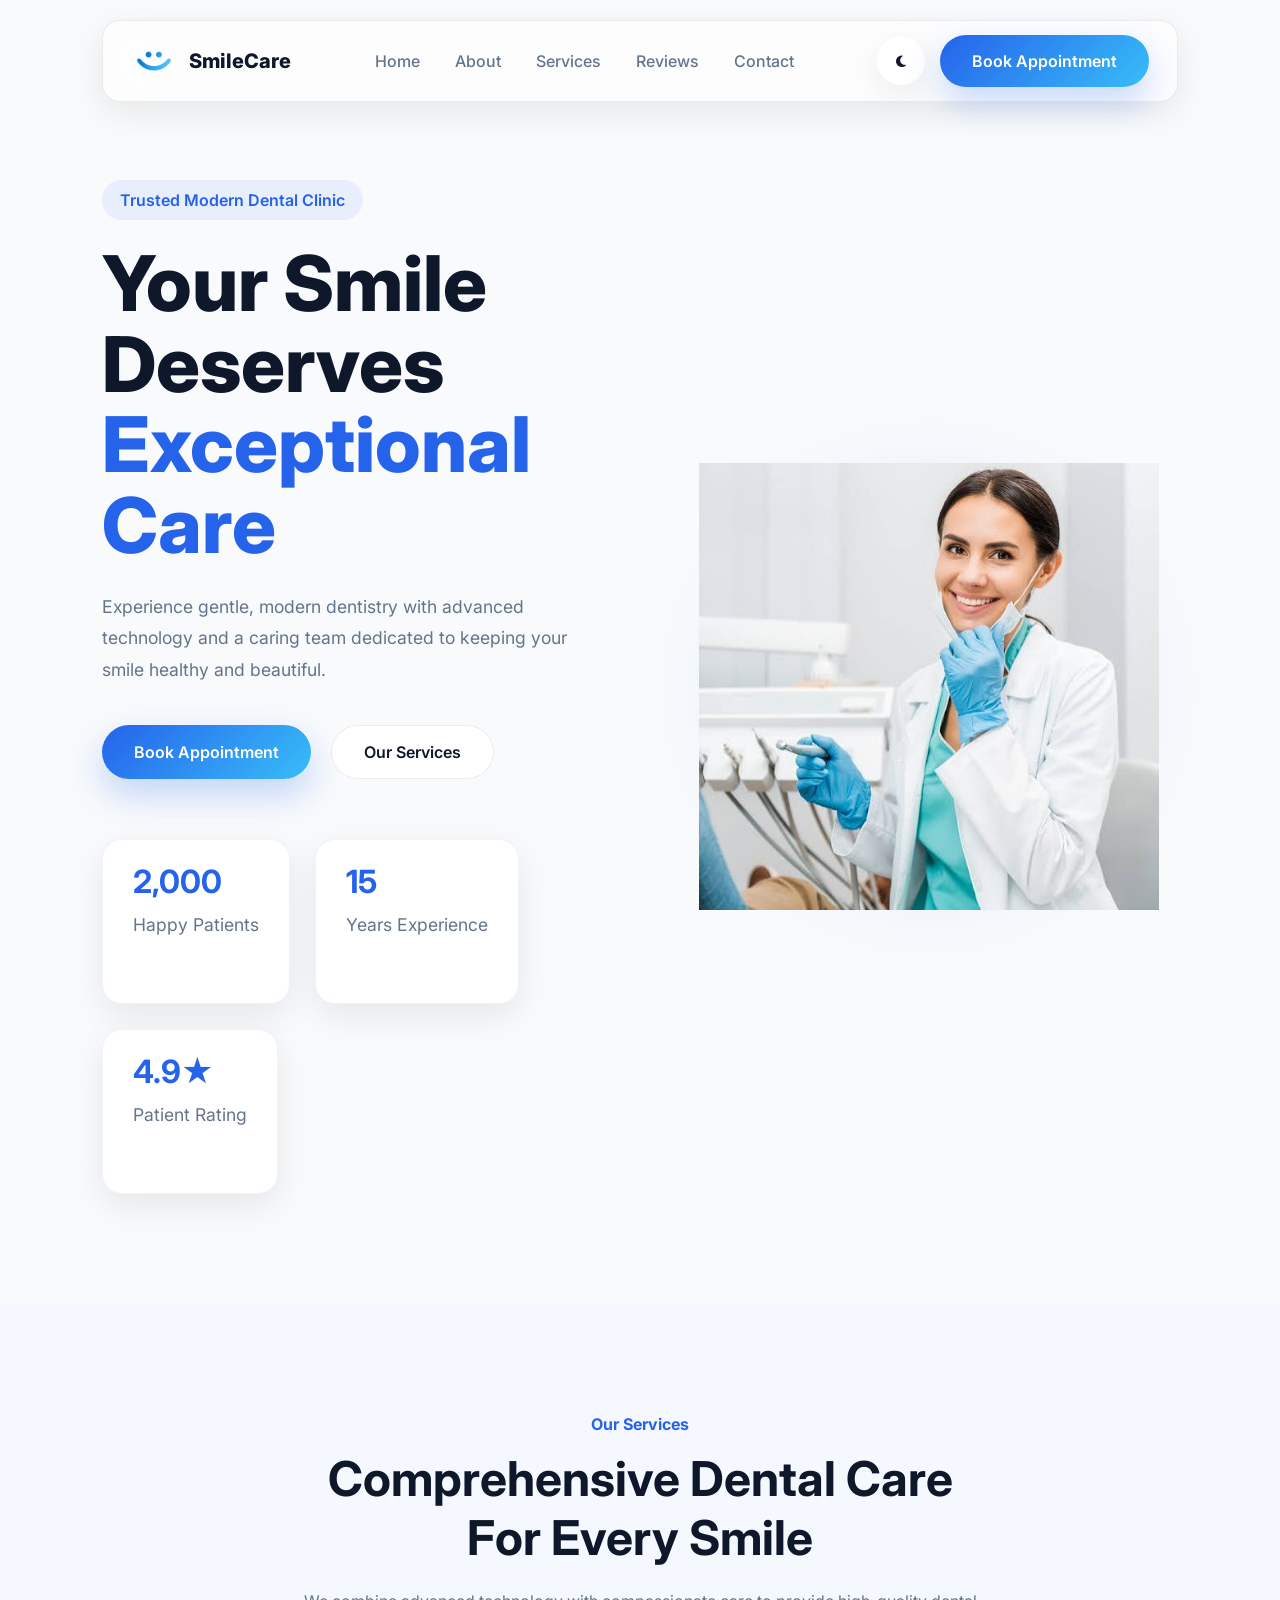
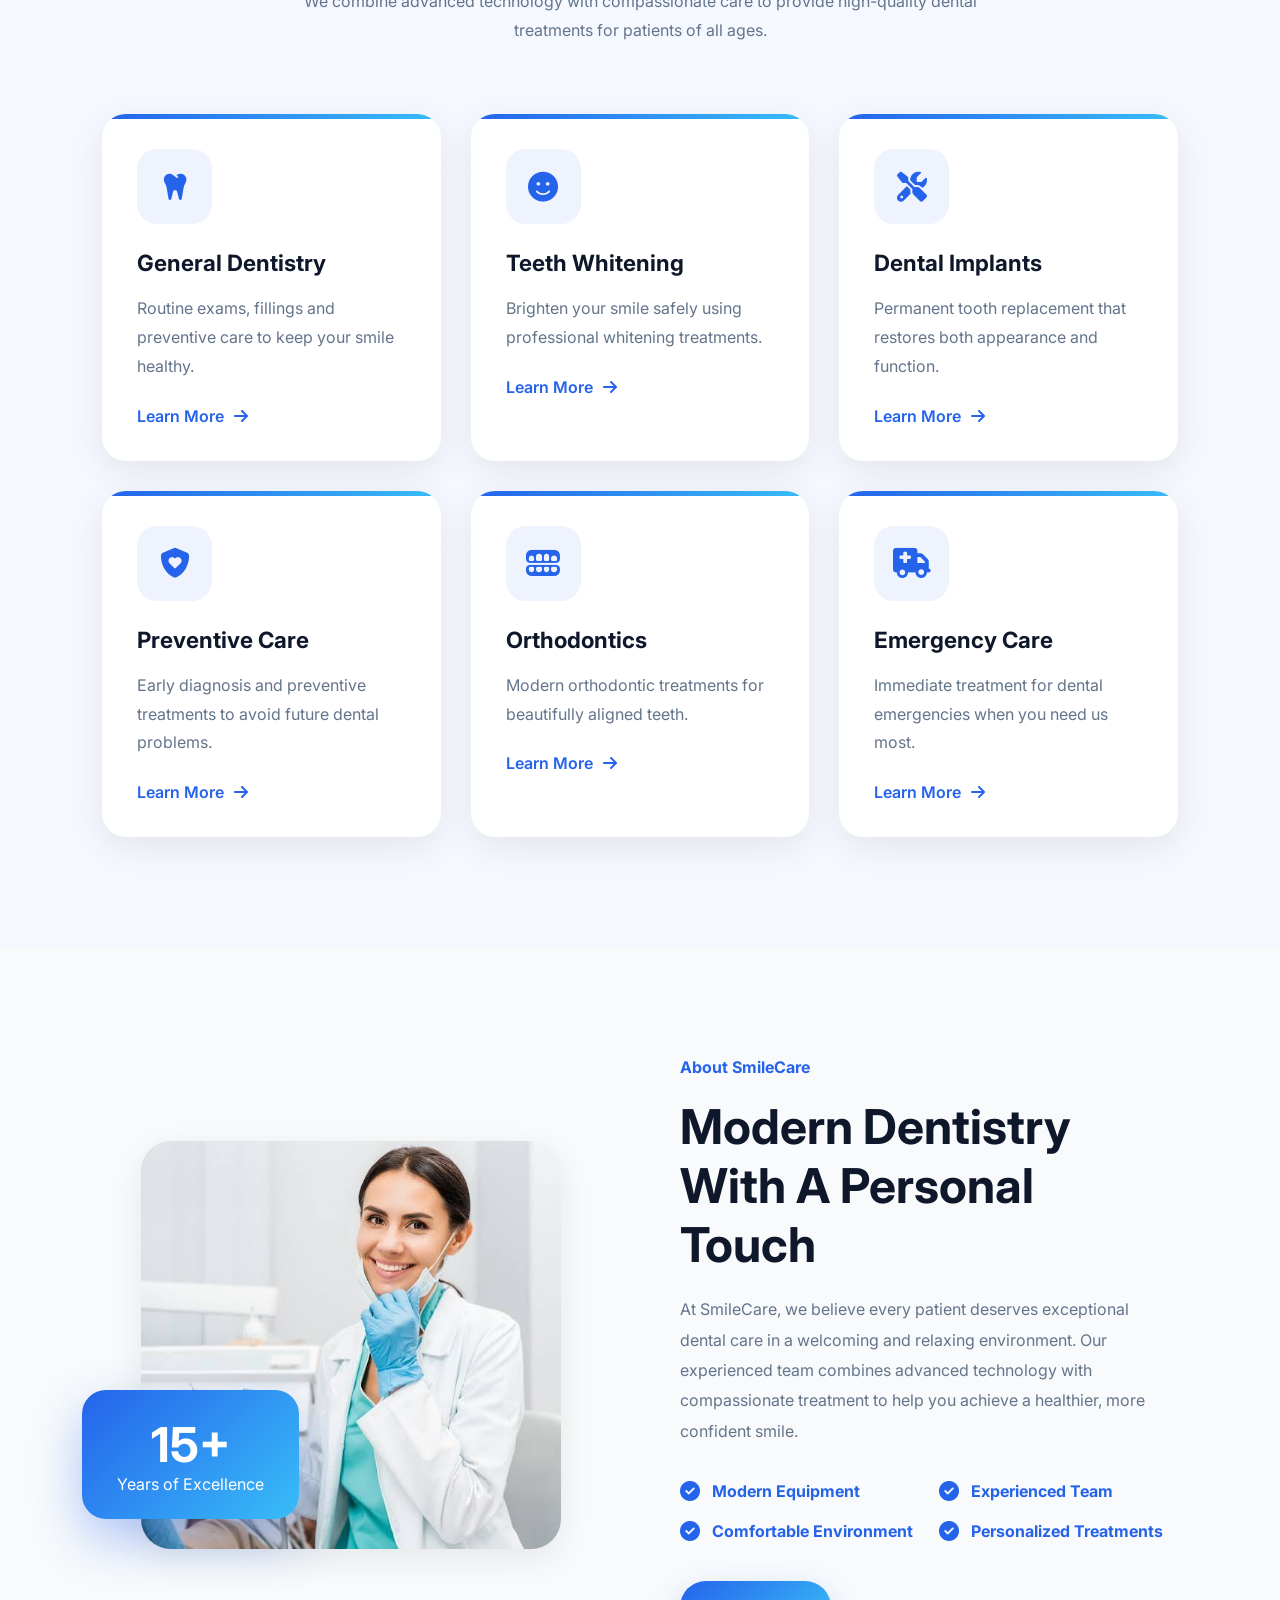
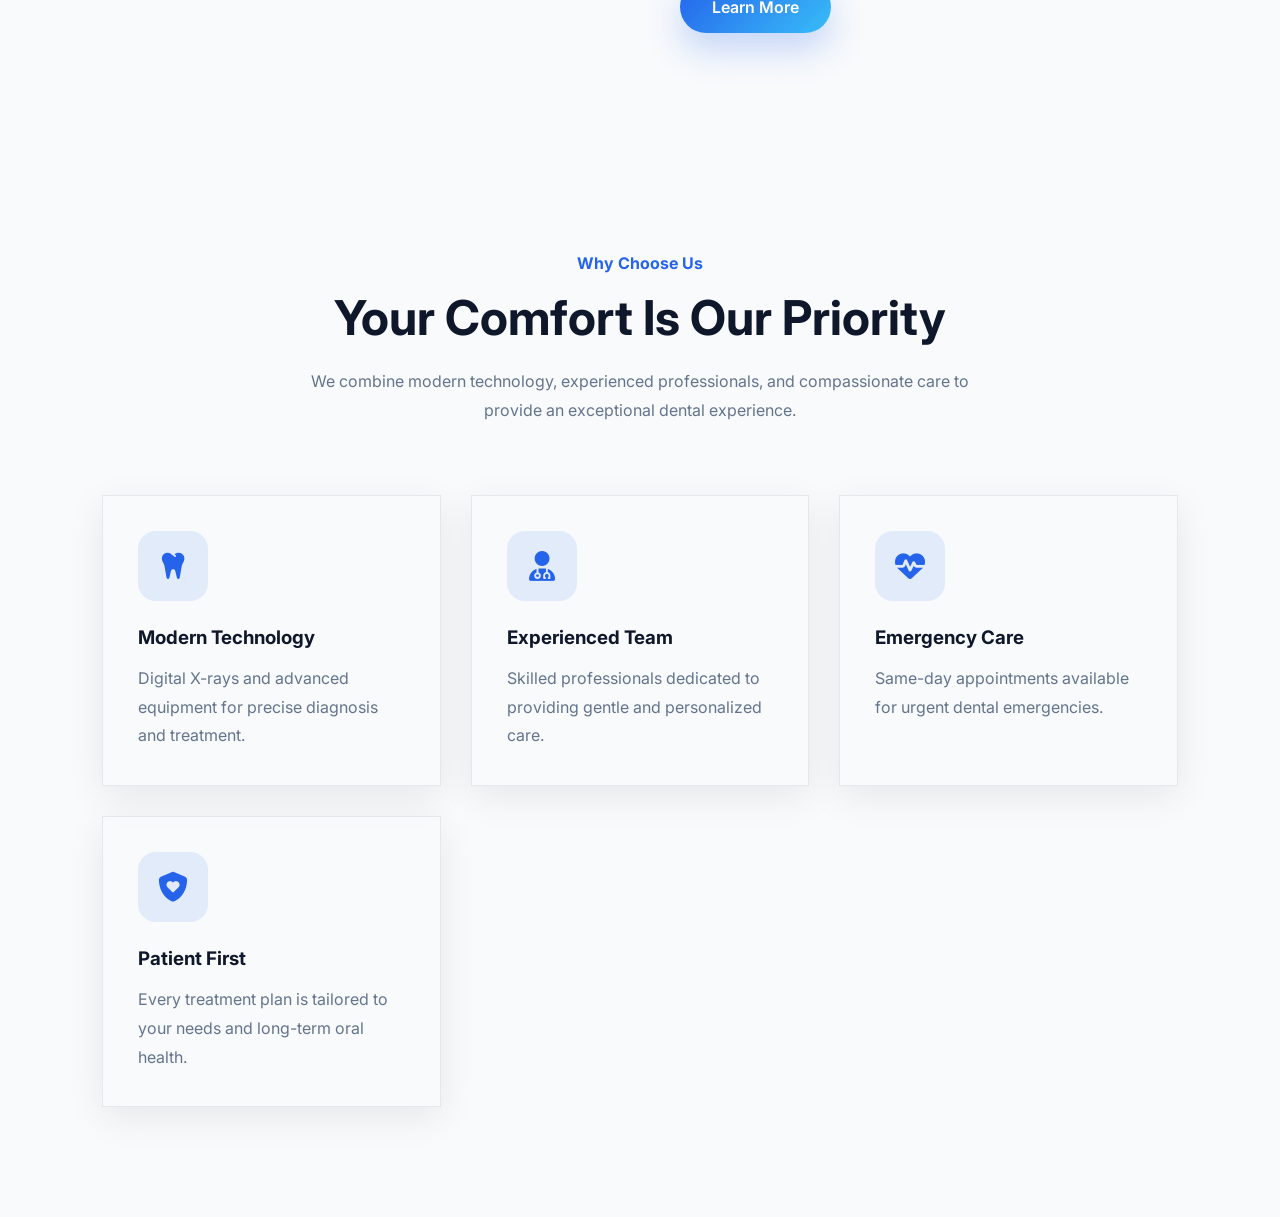
<file: dentist-website/index.html>
<!DOCTYPE html>
<html lang="en">
<head>
    <meta charset="UTF-8">
    <meta name="viewport" content="width=device-width, initial-scale=1.0">
    <title>SmileCare | Modern Dentistry</title>

    <!-- Google Font -->
    <link rel="preconnect" href="https://fonts.googleapis.com">
    <link rel="preconnect" href="https://fonts.gstatic.com" crossorigin>
    <link href="https://fonts.googleapis.com/css2?family=Inter:wght@300;400;500;600;700;800&display=swap" rel="stylesheet">

    <!-- Font Awesome -->
    <link rel="stylesheet"
          href="https://cdnjs.cloudflare.com/ajax/libs/font-awesome/6.6.0/css/all.min.css">

    <!-- CSS -->
    <link rel="stylesheet" href="css/style.css">
</head>

<body>

<!-- =========================
     HEADER
========================= -->

<header class="header">

    <nav class="navbar">

        <a href="#" class="logo">
            <img src="images/logo.png" alt="SmileCare Logo">
            <span>SmileCare</span>
        </a>

        <ul class="nav-links">

            <li><a href="#home">Home</a></li>

            <li><a href="#about">About</a></li>

            <li><a href="#services">Services</a></li>

            <li><a href="#testimonials">Reviews</a></li>

            <li><a href="#contact">Contact</a></li>

        </ul>

        <div class="nav-right">

            <button class="theme-btn" id="theme-toggle">
                <i class="fa-solid fa-moon"></i>
            </button>

            <a href="#" class="btn primary-btn appointment-btn">
                Book Appointment
            </a>

            <div class="hamburger" id="hamburger">

                <span></span>
                <span></span>
                <span></span>

            </div>

        </div>

    </nav>

</header>

<!-- =========================
     HERO
========================= -->

<section class="hero" id="home">

    <div class="hero-content">

        <span class="hero-tag">
            Trusted Modern Dental Clinic
        </span>

        <h1>

            Your Smile <br>

            Deserves

            <span>Exceptional Care</span>

        </h1>

        <p>

            Experience gentle, modern dentistry with
            advanced technology and a caring team dedicated
            to keeping your smile healthy and beautiful.

        </p>

        <div class="hero-buttons">

            <a href="#" class="btn primary-btn">
                Book Appointment
            </a>

            <a href="#services" class="btn secondary-btn">
                Our Services
            </a>

        </div>

        <div class="hero-stats">

          <div class="stat">

    <h3 class="counter" data-target="2000">0</h3>

    <p>Happy Patients</p>

</div>

            <div class="stat">

    <h3 class="counter" data-target="15">0</h3>

    <p>Years Experience</p>

</div>

           <div class="stat">

    <h3>4.9★</h3>

    <p>Patient Rating</p>

</div>

        </div>

    </div>

    <div class="hero-image">

    <div class="circle-bg"></div>

    <img src="images/doctor.png"
         alt="Professional Dentist">

</div>

</section>

<!-- JS -->
<script src="js/script.js"></script>

</body>
</html>
<!-- =========================
     SERVICES
========================= -->

<section class="services" id="services">

    <div class="section-title">

        <span>Our Services</span>

        <h2>Comprehensive Dental Care For Every Smile</h2>

        <p>
            We combine advanced technology with compassionate care
            to provide high-quality dental treatments for patients
            of all ages.
        </p>

    </div>

    <div class="services-grid">

        <div class="service-card">

            <div class="service-icon">
                <i class="fa-solid fa-tooth"></i>
            </div>

            <h3>General Dentistry</h3>

            <p>
                Routine exams, fillings and preventive care to
                keep your smile healthy.
            </p>

            <a href="#">Learn More <i class="fa-solid fa-arrow-right"></i></a>

        </div>

        <div class="service-card">

            <div class="service-icon">
                <i class="fa-solid fa-face-smile"></i>
            </div>

            <h3>Teeth Whitening</h3>

            <p>
                Brighten your smile safely using professional
                whitening treatments.
            </p>

            <a href="#">Learn More <i class="fa-solid fa-arrow-right"></i></a>

        </div>

        <div class="service-card">

            <div class="service-icon">
                <i class="fa-solid fa-screwdriver-wrench"></i>
            </div>

            <h3>Dental Implants</h3>

            <p>
                Permanent tooth replacement that restores both
                appearance and function.
            </p>

            <a href="#">Learn More <i class="fa-solid fa-arrow-right"></i></a>

        </div>

        <div class="service-card">

            <div class="service-icon">
                <i class="fa-solid fa-shield-heart"></i>
            </div>

            <h3>Preventive Care</h3>

            <p>
                Early diagnosis and preventive treatments to
                avoid future dental problems.
            </p>

            <a href="#">Learn More <i class="fa-solid fa-arrow-right"></i></a>

        </div>

        <div class="service-card">

            <div class="service-icon">
                <i class="fa-solid fa-teeth-open"></i>
            </div>

            <h3>Orthodontics</h3>

            <p>
                Modern orthodontic treatments for beautifully
                aligned teeth.
            </p>

            <a href="#">Learn More <i class="fa-solid fa-arrow-right"></i></a>

        </div>

        <div class="service-card">

            <div class="service-icon">
                <i class="fa-solid fa-truck-medical"></i>
            </div>

            <h3>Emergency Care</h3>

            <p>
                Immediate treatment for dental emergencies when
                you need us most.
            </p>

            <a href="#">Learn More <i class="fa-solid fa-arrow-right"></i></a>

        </div>

    </div>

</section>
<!-- =========================
     ABOUT
========================= -->

<section class="about" id="about">

    <div class="about-image">

        <div class="experience-card">

            <h2>15+</h2>

            <p>Years of Excellence</p>

        </div>

        <img src="images/doctor.png" alt="Dentist">

    </div>

    <div class="about-content">

        <span>About SmileCare</span>

        <h2>
            Modern Dentistry With
            A Personal Touch
        </h2>

        <p>
            At SmileCare, we believe every patient deserves
            exceptional dental care in a welcoming and relaxing
            environment. Our experienced team combines advanced
            technology with compassionate treatment to help you
            achieve a healthier, more confident smile.
        </p>

        <div class="about-features">

            <div class="feature">
                <i class="fa-solid fa-circle-check"></i>
                <span>Modern Equipment</span>
            </div>

            <div class="feature">
                <i class="fa-solid fa-circle-check"></i>
                <span>Experienced Team</span>
            </div>

            <div class="feature">
                <i class="fa-solid fa-circle-check"></i>
                <span>Comfortable Environment</span>
            </div>

            <div class="feature">
                <i class="fa-solid fa-circle-check"></i>
                <span>Personalized Treatments</span>
            </div>

        </div>

        <a href="#" class="btn primary-btn">
            Learn More
        </a>

    </div>

</section>
<!-- =========================================
     WHY CHOOSE US
========================================= -->

<section class="why-us" id="why-us">

    <div class="container">

        <div class="section-title">

            <span>Why Choose Us</span>

            <h2>Your Comfort Is Our Priority</h2>

            <p>
                We combine modern technology, experienced professionals,
                and compassionate care to provide an exceptional dental experience.
            </p>

        </div>

        <div class="why-grid">

            <div class="why-card">

                <div class="why-icon">
                    <i class="fa-solid fa-tooth"></i>
                </div>

                <h3>Modern Technology</h3>

                <p>
                    Digital X-rays and advanced equipment for precise diagnosis and treatment.
                </p>

            </div>

            <div class="why-card">

                <div class="why-icon">
                    <i class="fa-solid fa-user-doctor"></i>
                </div>

                <h3>Experienced Team</h3>

                <p>
                    Skilled professionals dedicated to providing gentle and personalized care.
                </p>

            </div>

            <div class="why-card">

                <div class="why-icon">
                    <i class="fa-solid fa-heart-pulse"></i>
                </div>

                <h3>Emergency Care</h3>

                <p>
                    Same-day appointments available for urgent dental emergencies.
                </p>

            </div>

            <div class="why-card">

                <div class="why-icon">
                    <i class="fa-solid fa-shield-heart"></i>
                </div>

                <h3>Patient First</h3>

                <p>
                    Every treatment plan is tailored to your needs and long-term oral health.
                </p>

            </div>

        </div>

    </div>

</section>
</file>
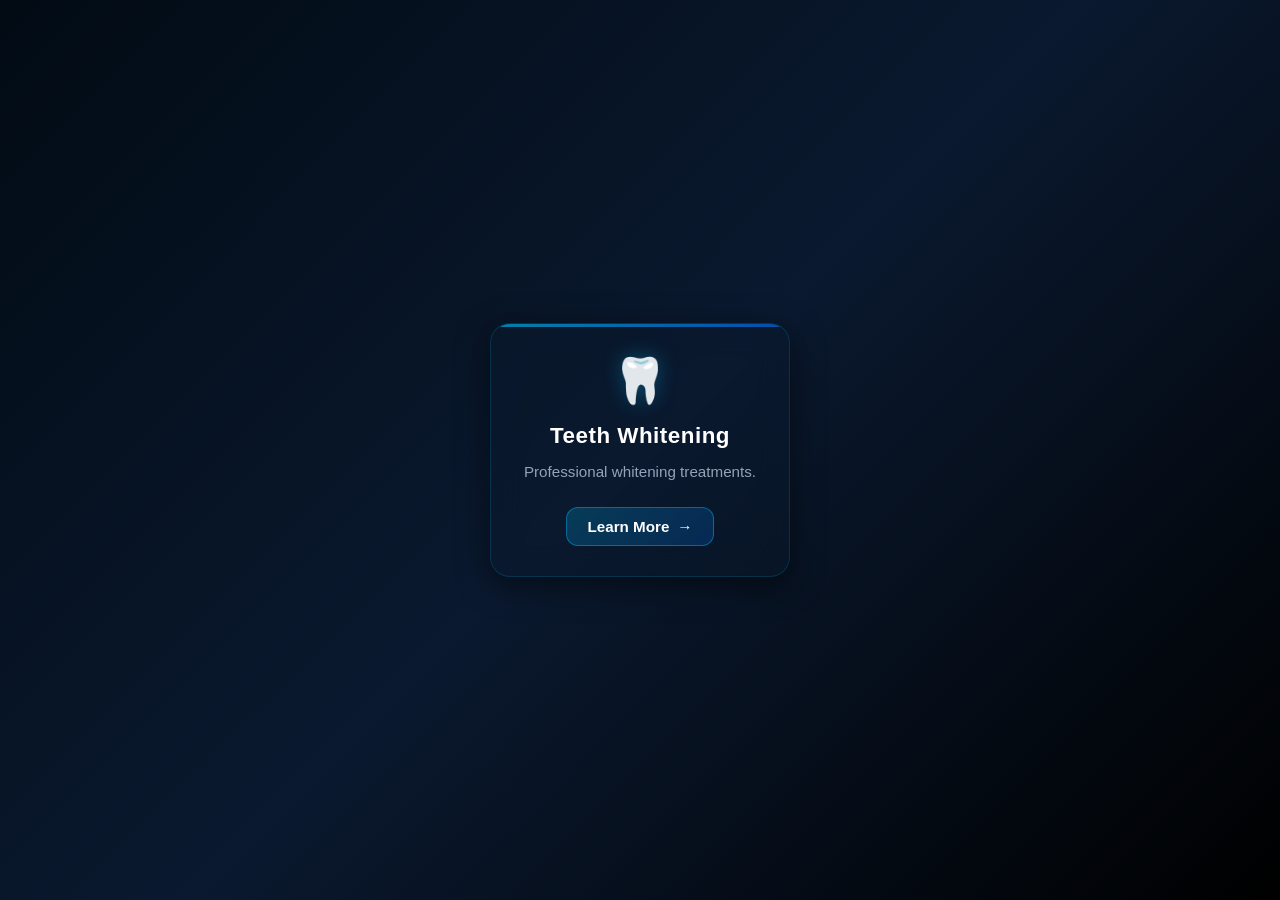
<file: practice card/index.html>
<!DOCTYPE html>
<html lang="en">
<head>
  <meta charset="UTF-8">
  <meta name="viewport" content="width=device-width, initial-scale=1.0">
  <title>Premium Service Card</title>
  <style>
    /* Reset & Center Container */
    * {
      box-sizing: border-box;
      margin: 0;
      padding: 0;
      font-family: 'Segoe UI', Tahoma, Geneva, Verdana, sans-serif;
    }

    body {
      min-height: 100vh;
      display: flex;
      justify-content: center;
      align-items: center;
      /* Dark blue-to-black gradient background to highlight glassmorphism */
      background: linear-gradient(135deg, #020b14 0%, #0a192f 50%, #000000 100%);
    }

    /* Glassmorphic Card Styling */
    .card {
      position: relative;
      width: 300px;
      padding: 30px 24px;
      border-radius: 20px;
      
      /* Glassmorphism setup */
      background: rgba(10, 25, 47, 0.4);
      backdrop-filter: blur(16px);
      -webkit-backdrop-filter: blur(16px);
      border: 1px solid rgba(0, 198, 255, 0.15);
      box-shadow: 0 8px 32px 0 rgba(0, 0, 0, 0.5);
      
      display: flex;
      flex-direction: column;
      align-items: center;
      text-align: center;
      overflow: hidden;
      
      /* Smooth Hover Transition */
      transition: all 0.4s cubic-bezier(0.175, 0.885, 0.32, 1.275);
    }

    /* Top Accent Line (Glow effect) */
    .card::before {
      content: '';
      position: absolute;
      top: 0;
      left: 0;
      width: 100%;
      height: 3px;
      background: linear-gradient(90deg, #00c6ff, #0072ff);
      opacity: 0.6;
      transition: opacity 0.4s ease;
    }

    /* Hover State for Main Card */
    .card:hover {
      transform: translateY(-10px);
      border-color: rgba(0, 198, 255, 0.5);
      box-shadow: 0 15px 40px rgba(0, 114, 255, 0.25);
    }

    .card:hover::before {
      opacity: 1;
    }

    /* Icon Styling */
    .card-icon {
      font-size: 2.8rem;
      margin-bottom: 16px;
      display: inline-block;
      transition: transform 0.4s ease;
      filter: drop-shadow(0 0 10px rgba(0, 198, 255, 0.3));
    }

    .card:hover .card-icon {
      transform: scale(1.15) rotate(5deg);
    }

    /* Title Styling */
    .card-title {
      font-size: 1.4rem;
      font-weight: 600;
      color: #ffffff;
      margin-bottom: 12px;
      letter-spacing: 0.5px;
    }

    /* Description Styling */
    .card-description {
      font-size: 0.95rem;
      color: #94a3b8;
      line-height: 1.5;
      margin-bottom: 24px;
    }

    /* Premium Glow Button Styling */
    .card-btn {
      text-decoration: none;
      color: #ffffff;
      font-size: 0.95rem;
      font-weight: 600;
      padding: 10px 20px;
      border-radius: 12px;
      background: linear-gradient(135deg, rgba(0, 198, 255, 0.2), rgba(0, 114, 255, 0.2));
      border: 1px solid rgba(0, 198, 255, 0.4);
      display: flex;
      align-items: center;
      gap: 8px;
      transition: all 0.3s ease;
    }

    .card-btn span {
      transition: transform 0.3s ease;
    }

    /* Button Hover Effect */
    .card-btn:hover {
      background: linear-gradient(135deg, #00c6ff, #0072ff);
      box-shadow: 0 0 15px rgba(0, 198, 255, 0.5);
      border-color: transparent;
    }

    .card:hover .card-btn span {
      transform: translateX(4px);
    }
  </style>
</head>
<body>

  <div class="card">
    <div class="card-icon">🦷</div>
    <h3 class="card-title">Teeth Whitening</h3>
    <p class="card-description">Professional whitening treatments.</p>
    <a href="https://dentist-eta-ten.vercel.app/" class="card-btn">
      Learn More <span>→</span>
    </a>
  </div>

</body>
</html>
</file>
<file: dentist-website/css/style.css>
/* =========================================
   GOOGLE FONT
========================================= */

@import url('https://fonts.googleapis.com/css2?family=Inter:wght@300;400;500;600;700;800;900&display=swap');


/* =========================================
   CSS VARIABLES
========================================= */

:root{
     --card-bg: #ffffff;

    --primary:#2563EB;
    --primary-light:#3B82F6;
    --secondary:#38BDF8;

    --text:#0F172A;
    --text-light:#64748B;

    --background:#F8FAFC;
    --white:#FFFFFF;

    --border:rgba(15,23,42,.08);

    --shadow:
        0 10px 35px rgba(0,0,0,.08);

    --glass:
        rgba(255,255,255,.65);

    --transition:.35s ease;

}


/* =========================================
   DARK MODE VARIABLES
========================================= */

body.dark{
 --card-bg: #1e293b; /* Nice dark slate color */

    --background:#0F172A;

    --white:#111827;

    --text:#F8FAFC;

    --text-light:#CBD5E1;

    --border:rgba(255,255,255,.08);

    --glass:
        rgba(17,24,39,.70);

    --shadow:
        0 10px 40px rgba(0,0,0,.45);

}


/* =========================================
   RESET
========================================= */

*{

    margin:0;
    padding:0;
    box-sizing:border-box;

}

html{

    scroll-behavior:smooth;

}

body{

    font-family:"Inter",sans-serif;

    background:var(--background);

    color:var(--text);

    transition:background .4s,color .4s;

    overflow-x:hidden;

}

img{

    max-width:100%;

    display:block;

}

a{

    text-decoration:none;

    color:inherit;

}

ul{

    list-style:none;

}

button{

    border:none;

    cursor:pointer;

    font-family:inherit;

}


/* =========================================
   GENERAL
========================================= */

section{

    padding:110px 8%;

}

.container{

    width:min(1200px,100%);
    margin:auto;

}


/* =========================================
   BUTTONS
========================================= */

.btn{

    display:inline-flex;

    align-items:center;

    justify-content:center;

    padding:16px 32px;

    border-radius:999px;

    font-weight:600;

    transition:var(--transition);

}


.primary-btn{

    color:#fff;

    background:linear-gradient(
        135deg,
        var(--primary),
        var(--secondary)
    );

    box-shadow:0 15px 35px rgba(37,99,235,.25);

}

.primary-btn:hover{

    transform:translateY(-4px);

    box-shadow:0 20px 45px rgba(37,99,235,.35);

}


.secondary-btn{

    border:1px solid var(--border);

    background:var(--white);

    color:var(--text);

}

.secondary-btn:hover{

    transform:translateY(-4px);

}


/* =========================================
   HEADER
========================================= */

.header{

    position:fixed;

    top:0;

    left:0;

    width:100%;

    z-index:999;

    padding:20px 8%;

}


/* =========================================
   NAVBAR
========================================= */

.navbar{

    display:flex;

    justify-content:space-between;

    align-items:center;

    padding:14px 28px;

    border-radius:18px;

    backdrop-filter:blur(18px);

    background:var(--glass);

    border:1px solid var(--border);

    box-shadow:var(--shadow);

}


.logo{

    display:flex;

    align-items:center;

    gap:12px;

    font-size:1.25rem;

    font-weight:800;

}


.logo img{

    width:46px;

}


.nav-links{

    display:flex;

    gap:35px;

}


.nav-links a{

    position:relative;

    font-weight:500;

    color:var(--text-light);

    transition:.3s;

}


.nav-links a:hover{

    color:var(--primary);

}


.nav-links a::after{

    content:"";

    position:absolute;

    left:0;

    bottom:-6px;

    width:0;

    height:2px;

    background:var(--primary);

    transition:.3s;

}


.nav-links a:hover::after{

    width:100%;

}


.nav-right{

    display:flex;

    align-items:center;

    gap:15px;

}


/* =========================================
   THEME BUTTON
========================================= */

.theme-btn{

    width:48px;

    height:48px;

    border-radius:50%;

    background:var(--white);

    color:var(--text);

    box-shadow:var(--shadow);

    transition:var(--transition);

}


.theme-btn:hover{

    transform:rotate(20deg);

}


/* =========================================
   HAMBURGER
========================================= */

.hamburger{

    display:none;

    width:32px;

    height:24px;

    position:relative;

    cursor:pointer;

}

.hamburger span{

    position:absolute;

    width:100%;

    height:3px;

    background:var(--text);

    border-radius:999px;

    transition:.35s ease;

}

.hamburger span:nth-child(1){

    top:0;

}

.hamburger span:nth-child(2){

    top:10px;

}

.hamburger span:nth-child(3){

    top:20px;

}

/* X animation */

.hamburger.active span:nth-child(1){

    transform:rotate(45deg);

    top:10px;

}

.hamburger.active span:nth-child(2){

    opacity:0;

}

.hamburger.active span:nth-child(3){

    transform:rotate(-45deg);

    top:10px;

}

@media(max-width:992px){

    .hamburger{

        display:block;

    }

}

/* =========================================
   RESPONSIVE NAVBAR
========================================= */

@media(max-width:992px){

    .nav-links{

        position:absolute;

        top:100%;

        left:0;

        width:100%;

        background:var(--white);

        flex-direction:column;

        align-items:center;

        padding:30px;

        display:none;

        border-radius:18px;

        margin-top:15px;

        box-shadow:var(--shadow);

    }

    .nav-links.active{

        display:flex;

    }

    .appointment-btn{

        display:none;

    }

    .hamburger{

        display:flex;

    }

}
/* =========================================
   HERO SECTION
========================================= */

.hero {

    min-height: 100vh;

    display: flex;

    align-items: center;

    justify-content: space-between;

    gap: 80px;

    padding-top: 180px;

    overflow: hidden;

}

.hero-content {

    flex: 1;

    animation: fadeLeft 1s ease;

}

.hero-tag {

    display: inline-block;

    padding: 10px 18px;

    border-radius: 999px;

    background: rgba(37, 99, 235, .08);

    color: var(--primary);

    font-weight: 600;

    margin-bottom: 24px;

}

.hero h1 {

    font-size: clamp(3rem, 6vw, 5rem);

    line-height: 1.05;

    font-weight: 800;

    margin-bottom: 24px;

}

.hero h1 span {

    color: var(--primary);

}

.hero p {

    max-width: 600px;

    font-size: 1.1rem;

    line-height: 1.8;

    color: var(--text-light);

    margin-bottom: 40px;

}

.hero-buttons {

    display: flex;

    gap: 20px;

    margin-bottom: 50px;

    flex-wrap: wrap;

}


/* =========================================
   HERO STATS
========================================= */

.hero-stats{

    display:flex;

    gap:25px;

    margin-top:60px;

    flex-wrap:wrap;

}

.stat{

   background: var(--card-bg);

    backdrop-filter:blur(15px);

    padding:22px 30px;

    border-radius:20px;

    box-shadow:0 12px 35px rgba(0,0,0,.08);

    transition:.35s ease;

    cursor:default;

    border:1px solid rgba(37,99,235,.08);

}

.stat:hover{

   
    border-color:rgba(37,99,235,.25);

}

.stat h3{

    color:var(--primary);

    font-size:2rem;

    margin-bottom:8px;

    transition:.35s;

}

.stat:hover h3{

    transform:scale(1.08);

}

.stat p{

    color:var(--text-light);

}
.stat{

    opacity:0;

    transform:translateY(30px);

    animation:fadeUp .8s forwards;

}

.stat:nth-child(1){

    animation-delay:.2s;

}

.stat:nth-child(2){

    animation-delay:.4s;

}

.stat:nth-child(3){

    animation-delay:.6s;

}

@keyframes fadeUp{

    to{

        opacity:1;

        transform:translateY(0);

    }

}


/* =========================================
   HERO IMAGE
========================================= */

.hero-image {

    flex: 1;

    position: relative;

    display: flex;

    justify-content: center;

    align-items: center;

    animation: fadeRight 1s ease;

}

.circle-bg {

    position: absolute;

    width: 520px;

    height: 520px;

    border-radius: 50%;

    background: radial-gradient(circle,
            rgba(59, 130, 246, .25),
            transparent 70%);

    filter: blur(25px);

}

.hero-image img {

    position: relative;

    width: 460px;

    z-index: 2;

    animation: floating 5s ease-in-out infinite;

}


/* =========================================
   ANIMATIONS
========================================= */

@keyframes floating {

    0% {

        transform: translateY(0);

    }

    50% {

        transform: translateY(-18px);

    }

    100% {

        transform: translateY(0);

    }

}

@keyframes fadeLeft {

    from {

        opacity: 0;

        transform: translateX(-60px);

    }

    to {

        opacity: 1;

        transform: translateX(0);

    }

}

@keyframes fadeRight {

    from {

        opacity: 0;

        transform: translateX(60px);

    }

    to {

        opacity: 1;

        transform: translateX(0);

    }

}


/* =========================================
   RESPONSIVE HERO
========================================= */

@media(max-width:992px){

    .hero{

        flex-direction:column;

        text-align:center;

        padding-top:150px;

    }

    .hero p{

        margin-inline:auto;

    }

    .hero-buttons{

        justify-content:center;

    }

    .hero-stats{

        justify-content:center;

    }

    .hero-image img{

        width:330px;

    }

    .circle-bg{

        width:360px;

        height:360px;

    }

}
/* =========================================
   SERVICES
========================================= */

.services{

    background:#f5f9ff;

}

.section-title{

    text-align:center;

    max-width:700px;

    margin:0 auto 70px;

}

.section-title span{

    display:inline-block;

    color:var(--primary);

    font-weight:700;

    margin-bottom:15px;

}

.section-title h2{

    font-size:clamp(2rem,4vw,3rem);

    margin-bottom:20px;

}

.section-title p{

    color:var(--text-light);

    line-height:1.8;

}

.services-grid{

    display:grid;

    grid-template-columns:repeat(auto-fit,minmax(280px,1fr));

    gap:30px;

}

.service-card{

    background:var(--white);

    padding:35px;

    border-radius:24px;

    transition:.35s;

    box-shadow:var(--shadow);

    position:relative;

    overflow:hidden;

}

.service-card::before{

    content:"";

    position:absolute;

    left:0;

    top:0;

    width:100%;

    height:5px;

    background:linear-gradient(
        90deg,
        var(--primary),
        var(--secondary)
    );

}

.service-card:hover{

    transform:translateY(-12px);

}

.service-icon{

    width:75px;

    height:75px;

    border-radius:20px;

    display:flex;

    align-items:center;

    justify-content:center;

    background:rgba(37,99,235,.08);

    color:var(--primary);

    font-size:30px;

    margin-bottom:25px;

    transition:.3s;

}

.service-card:hover .service-icon{

    transform:rotate(10deg) scale(1.1);

}

.service-card h3{

    margin-bottom:18px;

    font-size:1.4rem;

}

.service-card p{

    color:var(--text-light);

    line-height:1.8;

    margin-bottom:25px;

}

.service-card a{

    color:var(--primary);

    font-weight:600;

}

.service-card a i{

    margin-left:6px;

    transition:.3s;

}

.service-card:hover a i{

    transform:translateX(6px);

}
/* =========================================
   ABOUT
========================================= */

.about{

    display:grid;

    grid-template-columns:1fr 1fr;

    gap:80px;

    align-items:center;

}

.about-image{

    position:relative;

    display:flex;

    justify-content:center;

}

.about-image img{

    width:420px;

    border-radius:30px;

    box-shadow:var(--shadow);

}

.experience-card{

    position:absolute;

    left:-20px;

    bottom:30px;

    background:linear-gradient(
        135deg,
        var(--primary),
        var(--secondary)
    );

    color:white;

    padding:25px 35px;

    border-radius:24px;

    text-align:center;

    box-shadow:0 20px 50px rgba(37,99,235,.35);

}

.experience-card h2{

    font-size:3rem;

}

.about-content span{

    color:var(--primary);

    font-weight:700;

}

.about-content h2{

    font-size:clamp(2rem,4vw,3rem);

    margin:20px 0;

}

.about-content p{

    color:var(--text-light);

    line-height:1.9;

    margin-bottom:35px;

}

.about-features{

    display:grid;

    grid-template-columns:repeat(2,1fr);

    gap:20px;

    margin-bottom:40px;

}

.feature{

    display:flex;

    align-items:center;

    gap:12px;

    font-weight:600;

}

.feature i{

    color:var(--primary);

    font-size:20px;

}

@media(max-width:992px){

    .about{

        grid-template-columns:1fr;

        text-align:center;

    }

    .about-features{

        grid-template-columns:1fr;

    }

    .feature{

        justify-content:center;

    }

    .experience-card{

        left:50%;

        transform:translateX(-50%);

        bottom:-20px;

    }

}
/* =========================================
   WHY CHOOSE US
========================================= */

.why-us{

    background: var(--surface);

}

.why-grid{

    display:grid;

    grid-template-columns:repeat(auto-fit,minmax(260px,1fr));

    gap:30px;

    margin-top:60px;

}

.why-card{

    background:var(--card);

    border:1px solid var(--border);

    border-radius:var(--radius);

    padding:35px;

    transition:var(--transition);

    box-shadow:var(--shadow);

}

.why-card:hover{

    transform:translateY(-10px);

}

.why-icon{

    width:70px;

    height:70px;

    border-radius:18px;

    background:rgba(37,99,235,.1);

    display:flex;

    align-items:center;

    justify-content:center;

    color:var(--primary);

    font-size:30px;

    margin-bottom:25px;

    transition:var(--transition);

}

.why-card:hover .why-icon{

    background:var(--primary);

    color:white;

    transform:rotate(8deg) scale(1.08);

}

.why-card h3{

    margin-bottom:15px;

    color:var(--text);

}

.why-card p{

    color:var(--text-light);

    line-height:1.8;

}
/* ==========================================
   DARK MODE - SERVICES
========================================== */

.dark-mode .services {
    background: #0f172a;
}

.dark-mode .service-card {
    background: #172033;
    color: #cbd5e1;
    box-shadow: 0 10px 30px rgba(0, 0, 0, 0.25);
}

.dark-mode .service-card h3 {
    color: #ffffff;
}

.dark-mode .service-card p {
    color: #cbd5e1;
}

.dark-mode .service-card a {
    color: #56ccf2;
}

.dark-mode .service-card .icon {
    background: rgba(47, 128, 237, 0.15);
}
</file>
